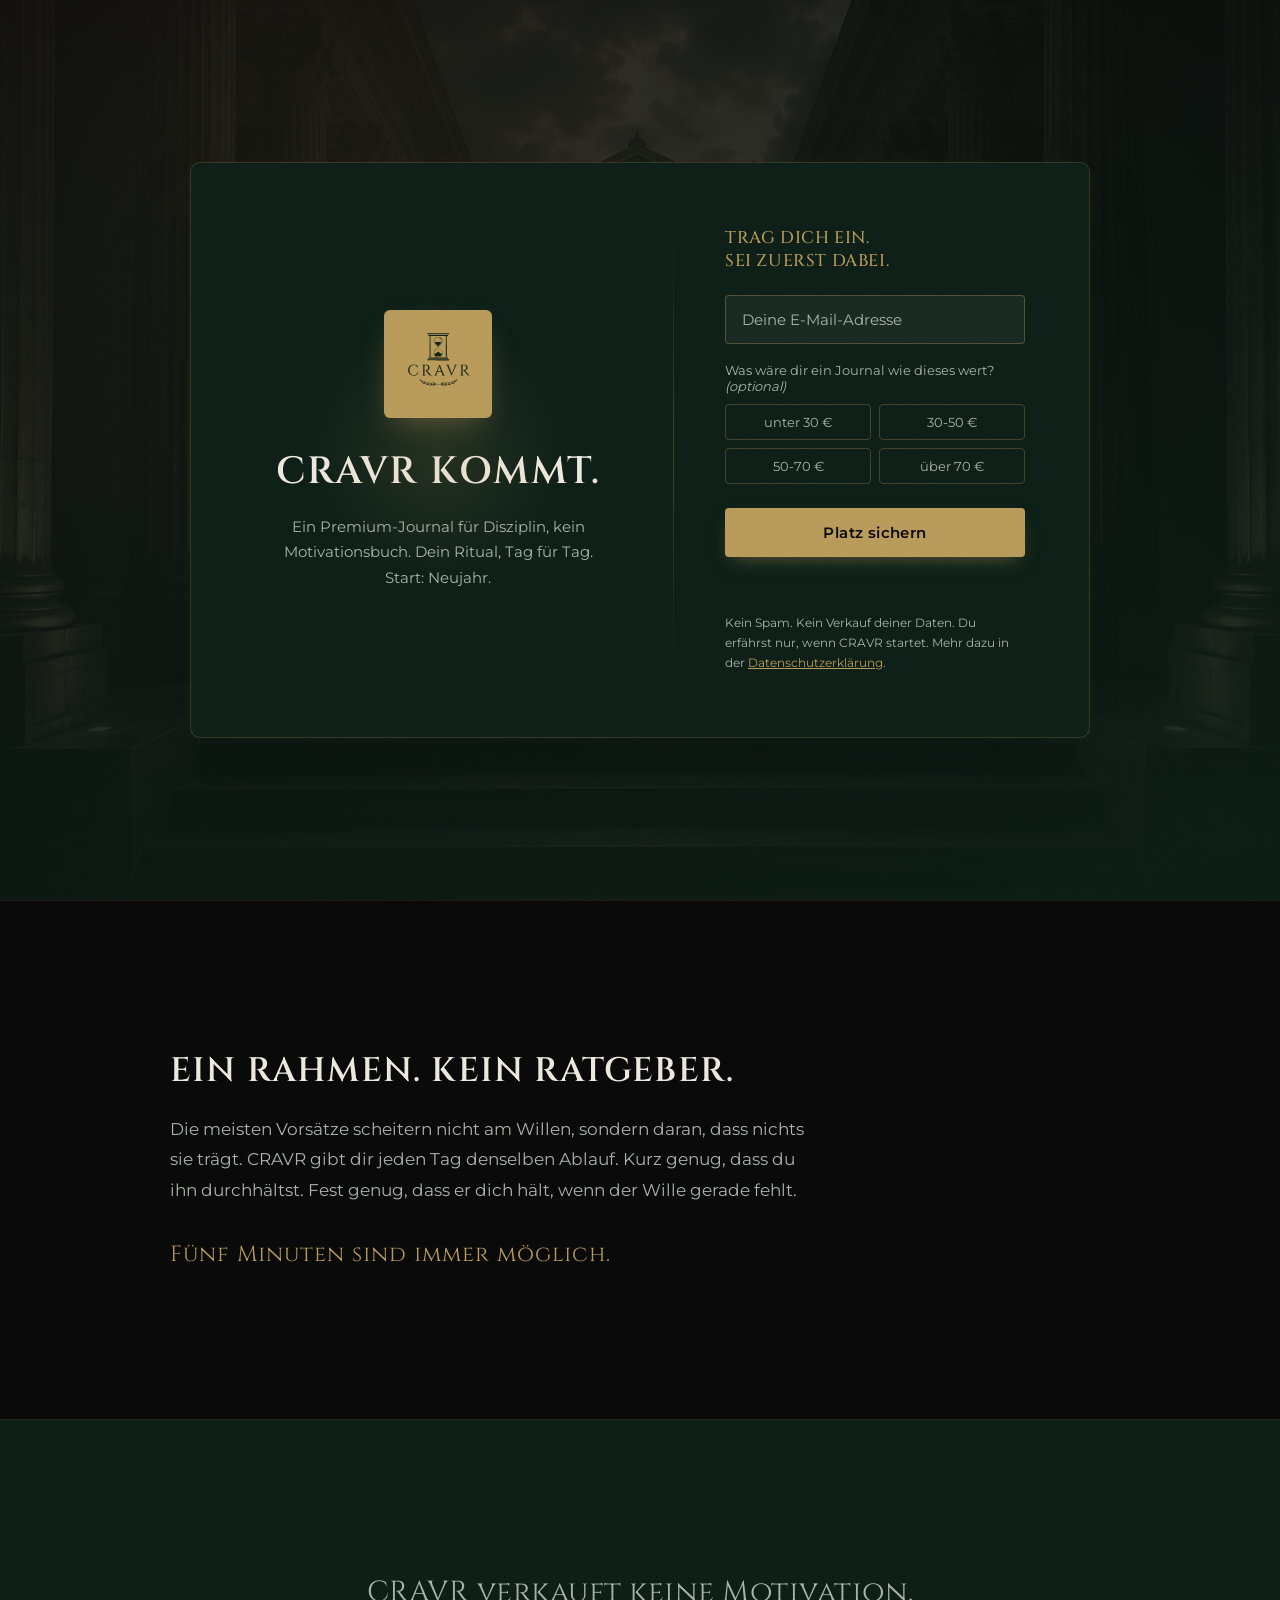
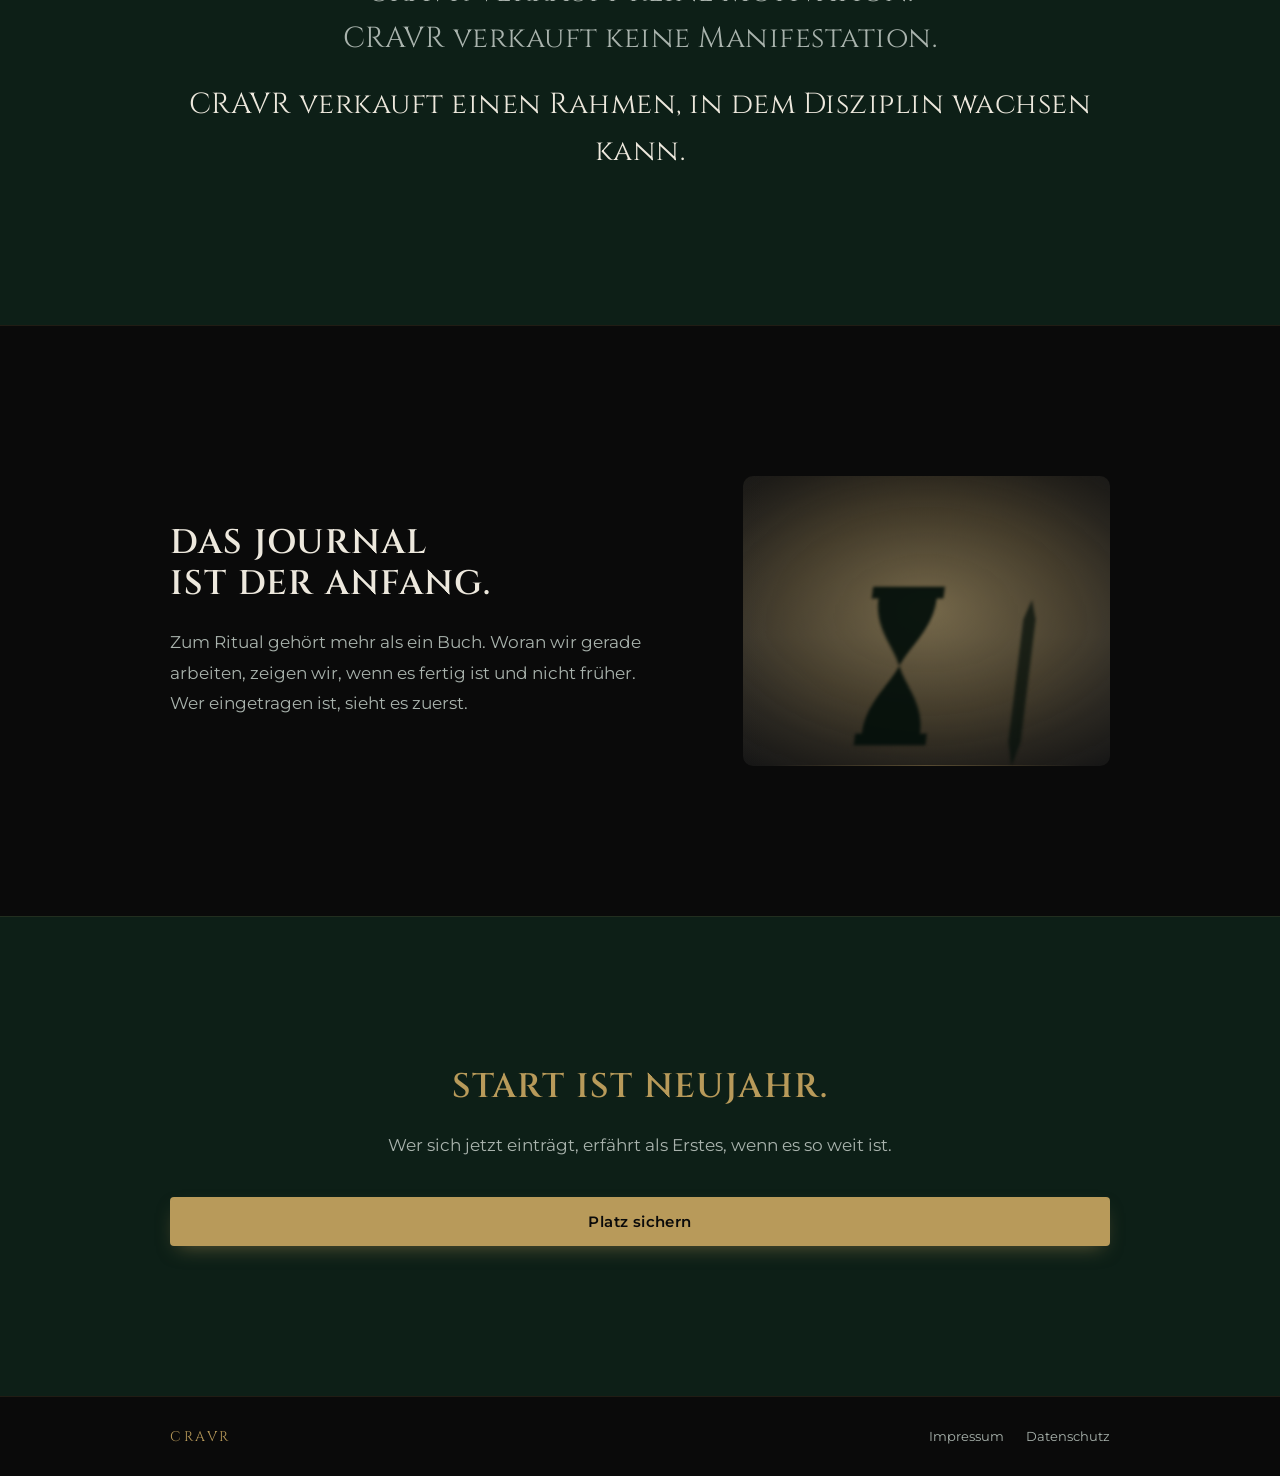
<file: index.html>
<!DOCTYPE html>
<html lang="de">
<head>
<meta charset="UTF-8">
<meta name="viewport" content="width=device-width, initial-scale=1.0">
<title>CRAVR kommt. Early Access</title>
<meta name="description" content="CRAVR: ein Premium-Journal für Disziplin. Trag dich ein und sei zuerst dabei, wenn CRAVR startet.">
<meta name="robots" content="noindex, nofollow">
<meta property="og:title" content="CRAVR kommt.">
<meta property="og:description" content="Ein Premium-Journal für Disziplin. Trag dich ein und sei zuerst dabei.">
<meta property="og:image" content="assets/background-original.jpg">
<meta property="og:type" content="website">
<link rel="icon" type="image/svg+xml" href="assets/logo.svg">
<link rel="stylesheet" href="styles.css">
</head>
<body>

  <div class="noise" aria-hidden="true"></div>

  <main>

    <!-- Hero: bleibt der erste Viewport, Formular direkt sichtbar -->
    <section class="page" id="anmeldung">
      <div class="panel">

        <div class="brand-col">
          <img class="logo" src="assets/logo.svg" alt="CRAVR" width="72" height="72">

          <h1 class="headline">CRAVR kommt.</h1>

          <p class="subline">Ein Premium-Journal für Disziplin, kein Motivationsbuch. Dein Ritual, Tag für Tag. Start: Neujahr.</p>
        </div>

        <div class="col-divider" aria-hidden="true"></div>

        <div class="form-col">
          <div class="form-inner">
            <h2 class="form-headline">Trag dich ein.<br>Sei zuerst dabei.</h2>

            <form id="waitlist-form" class="waitlist-form" data-endpoint="https://cravr-warteliste.cravr-official.workers.dev" novalidate>

              <label class="visually-hidden" for="email">Deine E-Mail-Adresse</label>
              <input
                type="email"
                id="email"
                name="email"
                class="email-input"
                placeholder="Deine E-Mail-Adresse"
                autocomplete="email"
                required
              >

              <!-- Honeypot: fuer Menschen unsichtbar, Bots fuellen es aus -->
              <div class="hp-field" aria-hidden="true">
                <label for="website">Bitte dieses Feld leer lassen</label>
                <input type="text" id="website" name="website" tabindex="-1" autocomplete="off">
              </div>

              <fieldset class="price-signal">
                <legend>Was wäre dir ein Journal wie dieses wert? <span class="optional">(optional)</span></legend>
                <div class="price-options">
                  <label class="price-option">
                    <input type="radio" name="PRICE_SIGNAL" value="unter_30">
                    <span>unter 30&nbsp;&euro;</span>
                  </label>
                  <label class="price-option">
                    <input type="radio" name="PRICE_SIGNAL" value="30_50">
                    <span>30-50&nbsp;&euro;</span>
                  </label>
                  <label class="price-option">
                    <input type="radio" name="PRICE_SIGNAL" value="50_70">
                    <span>50-70&nbsp;&euro;</span>
                  </label>
                  <label class="price-option">
                    <input type="radio" name="PRICE_SIGNAL" value="ueber_70">
                    <span>über 70&nbsp;&euro;</span>
                  </label>
                </div>
              </fieldset>

              <button type="submit" class="submit-button">Platz sichern</button>

              <p class="form-message" id="form-message" role="status" aria-live="polite"></p>
            </form>

            <p class="fine-print">Kein Spam. Kein Verkauf deiner Daten. Du erfährst nur, wenn CRAVR startet. Mehr dazu in der <a href="datenschutz.html">Datenschutzerklärung</a>.</p>
          </div>
        </div>

      </div>
    </section>

    <!-- Das Prinzip: erklaert das Warum, ohne die Struktur preiszugeben -->
    <section class="section section-principle reveal">
      <div class="section-inner">
        <h2 class="section-headline">Ein Rahmen. Kein Ratgeber.</h2>
        <p class="section-body">
          Die meisten Vorsätze scheitern nicht am Willen, sondern daran, dass nichts sie trägt.
          CRAVR gibt dir jeden Tag denselben Ablauf. Kurz genug, dass du ihn durchhältst.
          Fest genug, dass er dich hält, wenn der Wille gerade fehlt.
        </p>
        <p class="section-accent">Fünf Minuten sind immer möglich.</p>
      </div>
    </section>

    <!-- Markenkern: das staerkste Statement, bewusst als eigener Moment -->
    <section class="section section-creed reveal">
      <div class="section-inner">
        <p class="creed">
          <span class="creed-line creed-negative">CRAVR verkauft keine Motivation.</span>
          <span class="creed-line creed-negative">CRAVR verkauft keine Manifestation.</span>
          <span class="creed-line creed-positive">CRAVR verkauft einen Rahmen, in dem Disziplin wachsen kann.</span>
        </p>
      </div>
    </section>

    <!-- Ausblick: Sanduhr und Stift ausschliesslich als Schatten angedeutet -->
    <section class="section section-more reveal">
      <div class="section-inner section-more-grid">

        <div class="more-copy">
          <h2 class="section-headline">Das Journal ist der Anfang.</h2>
          <p class="section-body">
            Zum Ritual gehört mehr als ein Buch. Woran wir gerade arbeiten, zeigen wir,
            wenn es fertig ist und nicht früher. Wer eingetragen ist, sieht es zuerst.
          </p>
        </div>

        <!-- Schattenwurf statt Produktabbildung: deutet an, behauptet nichts -->
        <div class="more-shadows" aria-hidden="true">
          <svg class="shadow-shape shadow-hourglass" viewBox="0 0 100 160" role="presentation" focusable="false">
            <path d="M18 6 h64 v10 h-6 c0 26 -18 40 -26 58 c8 18 26 32 26 58 h6 v10 h-64 v-10 h6 c0 -26 18 -40 26 -58 c-8 -18 -26 -32 -26 -58 h-6 z"/>
          </svg>
          <svg class="shadow-shape shadow-pen" viewBox="0 0 24 190" role="presentation" focusable="false">
            <path d="M12 0 l7 22 v140 l-7 28 l-7 -28 v-140 z"/>
          </svg>
        </div>

      </div>
      <!-- TODO Bildplatz: echte Buchfotos (Haptik, aufgeschlagene Seiten, Streiflicht), 1600x1200 -->
    </section>

    <!-- Abschluss: gleiche CTA-Intention und gleiches Label wie im Hero -->
    <section class="section section-close reveal">
      <div class="section-inner">
        <h2 class="section-headline close-headline">Start ist Neujahr.</h2>
        <p class="section-body">Wer sich jetzt einträgt, erfährt als Erstes, wenn es so weit ist.</p>
        <a class="submit-button close-button" href="#anmeldung">Platz sichern</a>
      </div>
    </section>

  </main>

  <footer class="site-footer">
    <div class="section-inner footer-inner">
      <span class="footer-brand">CRAVR</span>
      <nav class="footer-nav">
        <a href="impressum.html">Impressum</a>
        <a href="datenschutz.html">Datenschutz</a>
      </nav>
    </div>
  </footer>

  <script src="script.js"></script>
</body>
</html>
</file>
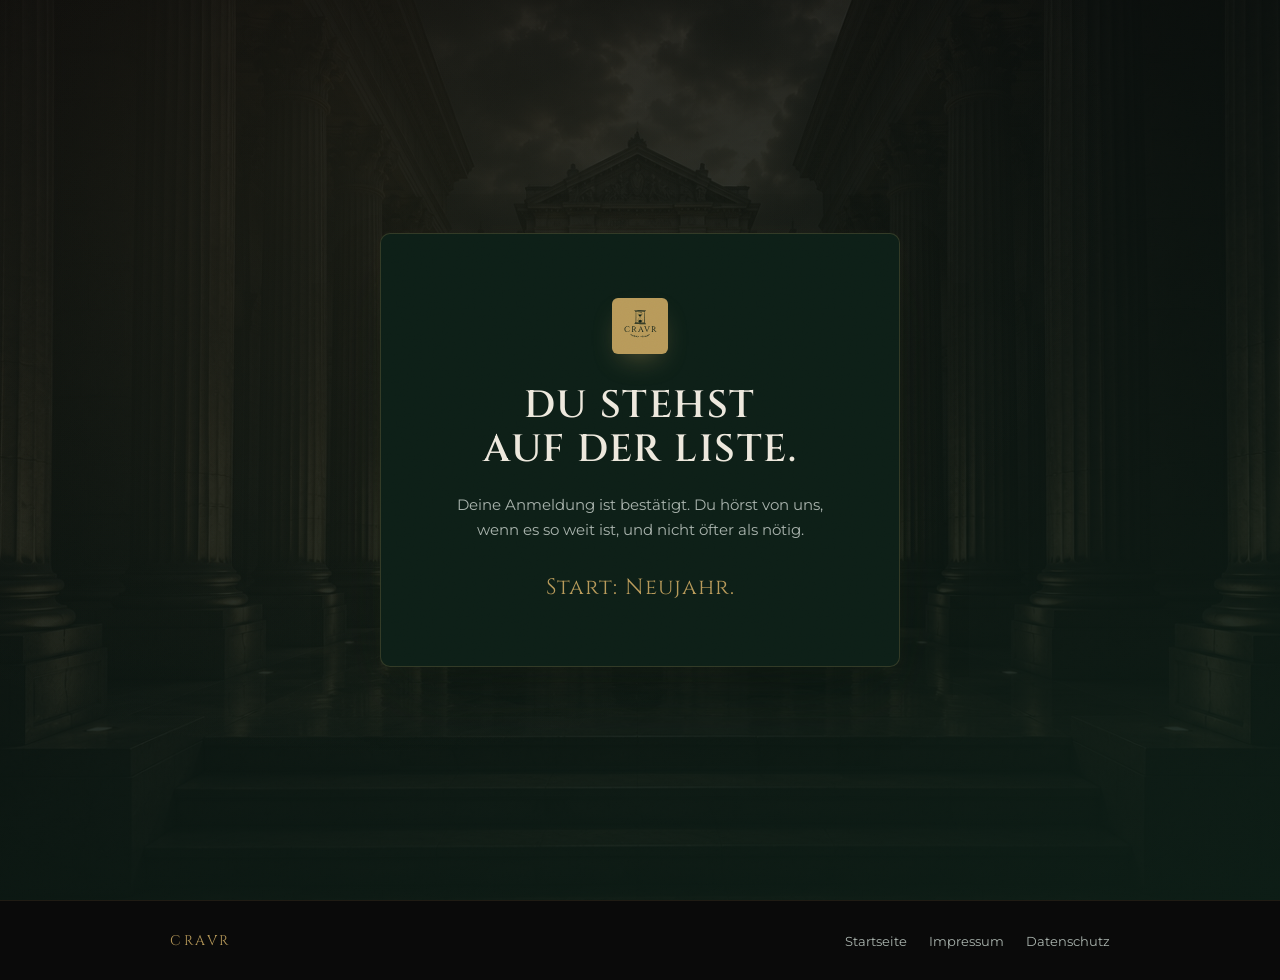
<file: danke.html>
<!DOCTYPE html>
<html lang="de">
<head>
<meta charset="UTF-8">
<meta name="viewport" content="width=device-width, initial-scale=1.0">
<title>Du stehst auf der Liste. CRAVR</title>
<meta name="robots" content="noindex, nofollow">
<link rel="icon" type="image/svg+xml" href="assets/logo.svg">
<link rel="stylesheet" href="styles.css">
</head>
<body>

  <div class="noise" aria-hidden="true"></div>

  <main>
    <section class="page">
      <div class="panel panel-single">

        <img class="logo" src="assets/logo.svg" alt="CRAVR" width="72" height="72">

        <h1 class="headline">Du stehst auf der Liste.</h1>

        <p class="subline">
          Deine Anmeldung ist bestätigt. Du hörst von uns, wenn es so weit ist,
          und nicht öfter als nötig.
        </p>

        <p class="section-accent thanks-accent">Start: Neujahr.</p>

      </div>
    </section>
  </main>

  <footer class="site-footer">
    <div class="section-inner footer-inner">
      <span class="footer-brand">CRAVR</span>
      <nav class="footer-nav">
        <a href="index.html">Startseite</a>
        <a href="impressum.html">Impressum</a>
        <a href="datenschutz.html">Datenschutz</a>
      </nav>
    </div>
  </footer>

</body>
</html>
</file>
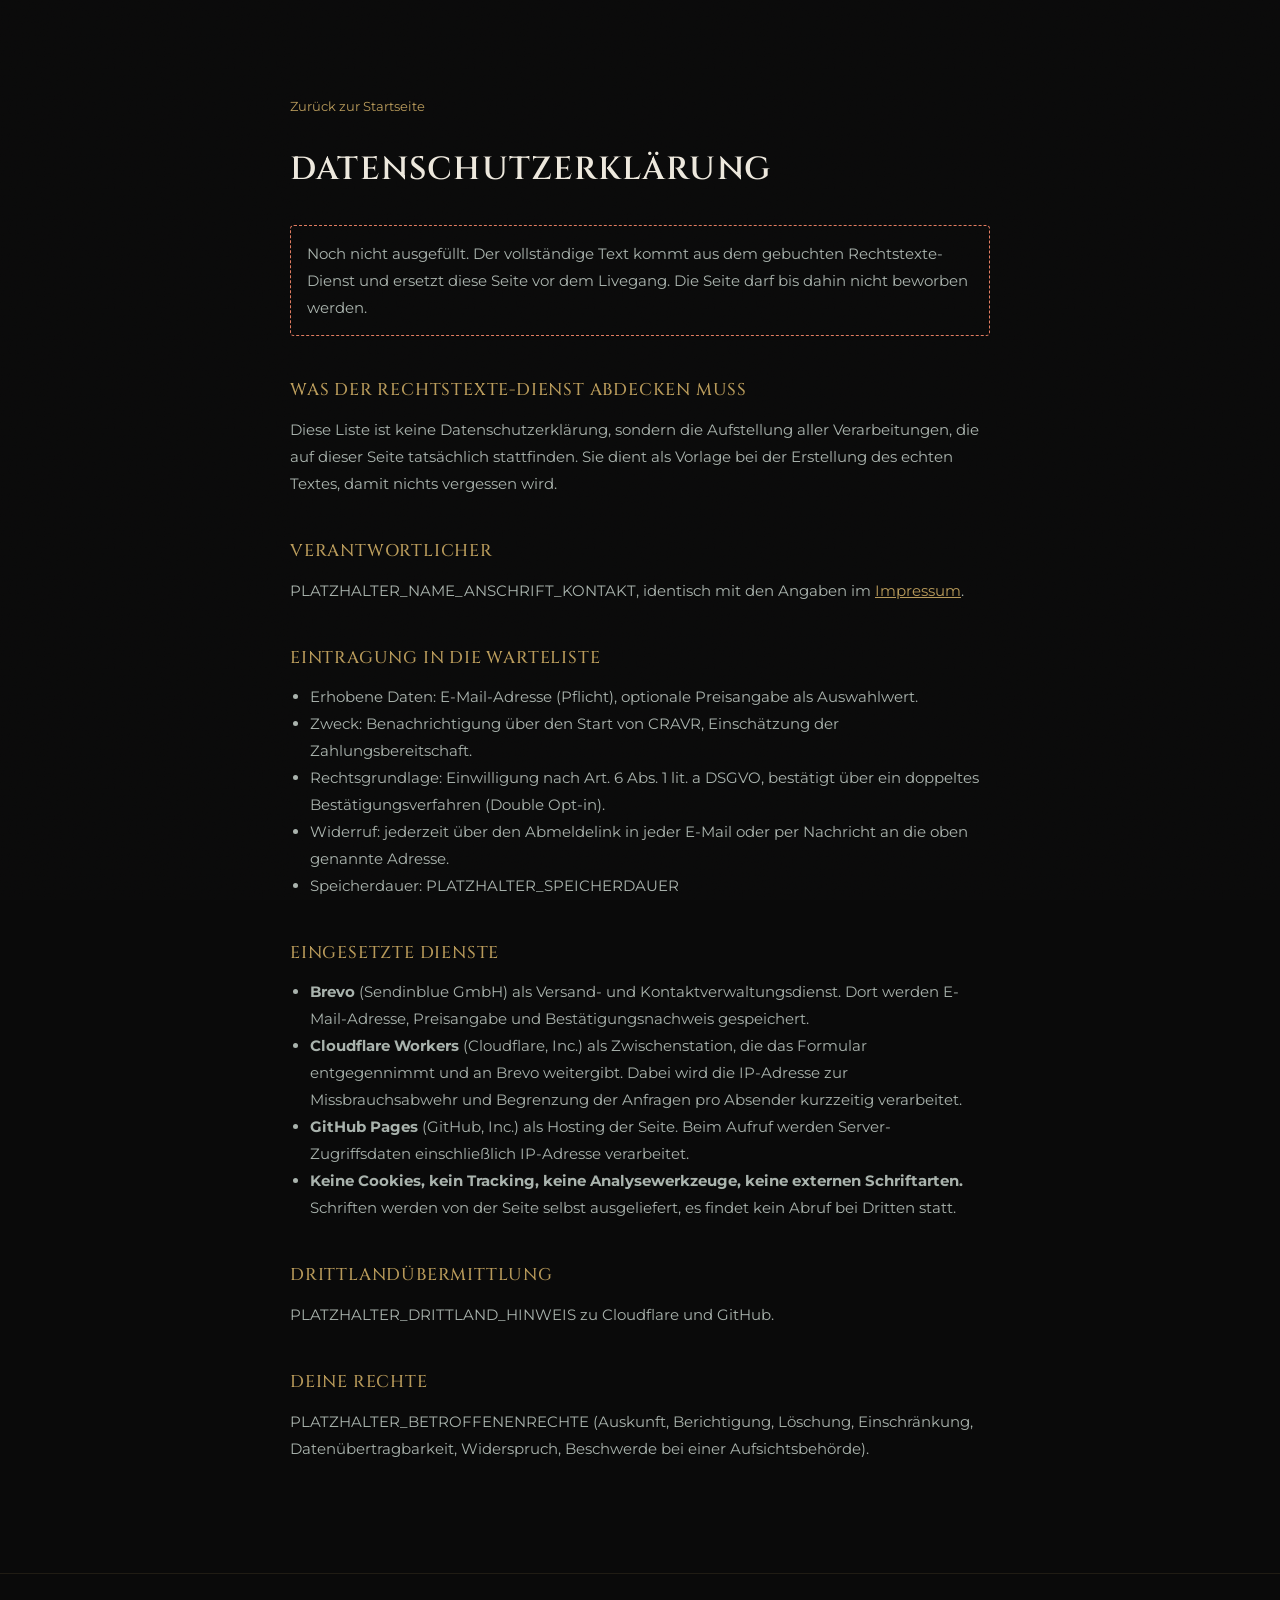
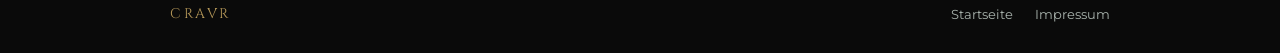
<file: datenschutz.html>
<!DOCTYPE html>
<html lang="de">
<head>
<meta charset="UTF-8">
<meta name="viewport" content="width=device-width, initial-scale=1.0">
<title>Datenschutz. CRAVR</title>
<meta name="robots" content="noindex, nofollow">
<link rel="icon" type="image/svg+xml" href="assets/logo.svg">
<link rel="stylesheet" href="styles.css">
</head>
<body>

  <div class="noise" aria-hidden="true"></div>

  <main class="legal-page">

    <a class="legal-back" href="index.html">Zurück zur Startseite</a>

    <h1>Datenschutzerklärung</h1>

    <p class="legal-todo">
      Noch nicht ausgefüllt. Der vollständige Text kommt aus dem gebuchten Rechtstexte-Dienst
      und ersetzt diese Seite vor dem Livegang. Die Seite darf bis dahin nicht beworben werden.
    </p>

    <h2>Was der Rechtstexte-Dienst abdecken muss</h2>
    <p>
      Diese Liste ist keine Datenschutzerklärung, sondern die Aufstellung aller Verarbeitungen,
      die auf dieser Seite tatsächlich stattfinden. Sie dient als Vorlage bei der Erstellung
      des echten Textes, damit nichts vergessen wird.
    </p>

    <h2>Verantwortlicher</h2>
    <p>PLATZHALTER_NAME_ANSCHRIFT_KONTAKT, identisch mit den Angaben im <a href="impressum.html">Impressum</a>.</p>

    <h2>Eintragung in die Warteliste</h2>
    <ul>
      <li>Erhobene Daten: E-Mail-Adresse (Pflicht), optionale Preisangabe als Auswahlwert.</li>
      <li>Zweck: Benachrichtigung über den Start von CRAVR, Einschätzung der Zahlungsbereitschaft.</li>
      <li>Rechtsgrundlage: Einwilligung nach Art. 6 Abs. 1 lit. a DSGVO, bestätigt über ein doppeltes Bestätigungsverfahren (Double Opt-in).</li>
      <li>Widerruf: jederzeit über den Abmeldelink in jeder E-Mail oder per Nachricht an die oben genannte Adresse.</li>
      <li>Speicherdauer: PLATZHALTER_SPEICHERDAUER</li>
    </ul>

    <h2>Eingesetzte Dienste</h2>
    <ul>
      <li>
        <strong>Brevo</strong> (Sendinblue GmbH) als Versand- und Kontaktverwaltungsdienst.
        Dort werden E-Mail-Adresse, Preisangabe und Bestätigungsnachweis gespeichert.
      </li>
      <li>
        <strong>Cloudflare Workers</strong> (Cloudflare, Inc.) als Zwischenstation, die das Formular
        entgegennimmt und an Brevo weitergibt. Dabei wird die IP-Adresse zur Missbrauchsabwehr
        und Begrenzung der Anfragen pro Absender kurzzeitig verarbeitet.
      </li>
      <li>
        <strong>GitHub Pages</strong> (GitHub, Inc.) als Hosting der Seite. Beim Aufruf werden
        Server-Zugriffsdaten einschließlich IP-Adresse verarbeitet.
      </li>
      <li>
        <strong>Keine Cookies, kein Tracking, keine Analysewerkzeuge, keine externen Schriftarten.</strong>
        Schriften werden von der Seite selbst ausgeliefert, es findet kein Abruf bei Dritten statt.
      </li>
    </ul>

    <h2>Drittlandübermittlung</h2>
    <p>PLATZHALTER_DRITTLAND_HINWEIS zu Cloudflare und GitHub.</p>

    <h2>Deine Rechte</h2>
    <p>PLATZHALTER_BETROFFENENRECHTE (Auskunft, Berichtigung, Löschung, Einschränkung, Datenübertragbarkeit, Widerspruch, Beschwerde bei einer Aufsichtsbehörde).</p>

  </main>

  <footer class="site-footer">
    <div class="section-inner footer-inner">
      <span class="footer-brand">CRAVR</span>
      <nav class="footer-nav">
        <a href="index.html">Startseite</a>
        <a href="impressum.html">Impressum</a>
      </nav>
    </div>
  </footer>

</body>
</html>
</file>
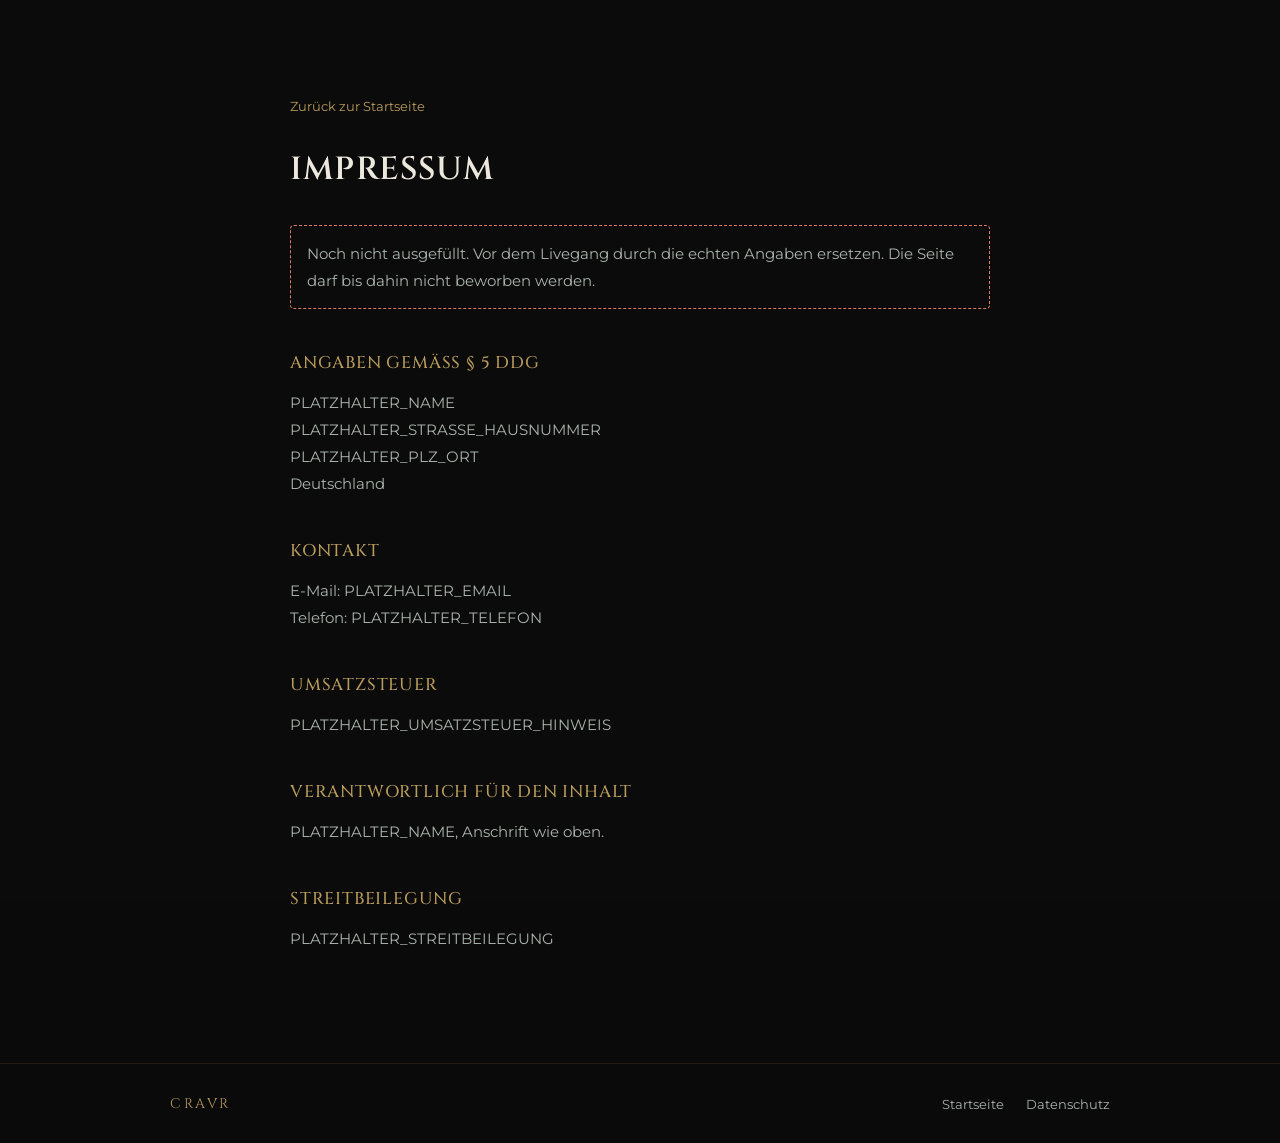
<file: impressum.html>
<!DOCTYPE html>
<html lang="de">
<head>
<meta charset="UTF-8">
<meta name="viewport" content="width=device-width, initial-scale=1.0">
<title>Impressum. CRAVR</title>
<meta name="robots" content="noindex, nofollow">
<link rel="icon" type="image/svg+xml" href="assets/logo.svg">
<link rel="stylesheet" href="styles.css">
</head>
<body>

  <div class="noise" aria-hidden="true"></div>

  <main class="legal-page">

    <a class="legal-back" href="index.html">Zurück zur Startseite</a>

    <h1>Impressum</h1>

    <p class="legal-todo">
      Noch nicht ausgefüllt. Vor dem Livegang durch die echten Angaben ersetzen.
      Die Seite darf bis dahin nicht beworben werden.
    </p>

    <h2>Angaben gemäß § 5 DDG</h2>
    <p>
      PLATZHALTER_NAME<br>
      PLATZHALTER_STRASSE_HAUSNUMMER<br>
      PLATZHALTER_PLZ_ORT<br>
      Deutschland
    </p>

    <h2>Kontakt</h2>
    <p>
      E-Mail: PLATZHALTER_EMAIL<br>
      Telefon: PLATZHALTER_TELEFON
    </p>

    <h2>Umsatzsteuer</h2>
    <p>
      PLATZHALTER_UMSATZSTEUER_HINWEIS
    </p>

    <h2>Verantwortlich für den Inhalt</h2>
    <p>
      PLATZHALTER_NAME, Anschrift wie oben.
    </p>

    <h2>Streitbeilegung</h2>
    <p>
      PLATZHALTER_STREITBEILEGUNG
    </p>

  </main>

  <footer class="site-footer">
    <div class="section-inner footer-inner">
      <span class="footer-brand">CRAVR</span>
      <nav class="footer-nav">
        <a href="index.html">Startseite</a>
        <a href="datenschutz.html">Datenschutz</a>
      </nav>
    </div>
  </footer>

</body>
</html>
</file>
<file: styles.css>
@font-face {
  font-family: "Cinzel";
  src: url("fonts/Cinzel/Cinzel-VariableFont_wght.ttf") format("truetype-variations");
  font-weight: 400 900;
  font-display: swap;
}

@font-face {
  font-family: "Montserrat";
  src: url("fonts/Montserrat/Montserrat-VariableFont_wght.ttf") format("truetype-variations");
  font-weight: 100 900;
  font-display: swap;
}

:root {
  --deep-green: #0D1F17;
  --rich-black: #0A0A0A;
  --dark-gold: #B89A5A;
  --dark-gold-hover: #cbb078;
  --text-light: #EDE8DD;
  --text-muted: #a9b3ad;
}

* {
  box-sizing: border-box;
}

html, body {
  margin: 0;
  padding: 0;
}

@media (prefers-reduced-motion: no-preference) {
  html {
    scroll-behavior: smooth;
  }
}

body {
  font-family: "Montserrat", Georgia, serif;
  color: var(--text-light);
  background-color: var(--rich-black);
}

/* Feines Rauschen ueber der ganzen Seite, bricht die komplett flache Flaeche auf */
.noise {
  position: fixed;
  inset: 0;
  z-index: 2;
  pointer-events: none;
  opacity: 0.05;
  mix-blend-mode: overlay;
  background-image: url("data:image/svg+xml,%3Csvg xmlns='http://www.w3.org/2000/svg' width='120' height='120'%3E%3Cfilter id='n'%3E%3CfeTurbulence type='fractalNoise' baseFrequency='0.85' numOctaves='2' stitchTiles='stitch'/%3E%3C/filter%3E%3Crect width='100%25' height='100%25' filter='url(%23n)'/%3E%3C/svg%3E");
}

.page {
  position: relative;
  min-height: 100dvh;
  display: flex;
  align-items: center;
  justify-content: center;
  padding: clamp(16px, 5vw, 64px);
  overflow: hidden;
}

.page::before {
  content: "";
  position: absolute;
  inset: -5%;
  z-index: 0;
  background-image:
    radial-gradient(ellipse at 30% 20%, rgba(184, 154, 90, 0.08) 0%, transparent 55%),
    linear-gradient(165deg, rgba(10, 10, 10, 0.86) 0%, rgba(13, 31, 23, 0.93) 100%),
    url("assets/background-original.jpg");
  background-size: cover;
  background-position: center;
  animation: slow-pan 40s ease-in-out infinite alternate;
}

@keyframes slow-pan {
  from { transform: scale(1.06) translate(0, 0); }
  to   { transform: scale(1.12) translate(-1%, -1%); }
}

.panel {
  position: relative;
  z-index: 1;
  width: 100%;
  max-width: 480px;
  background-color: var(--deep-green);
  border: 1px solid rgba(184, 154, 90, 0.22);
  border-radius: 10px;
  box-shadow: 0 30px 60px -20px rgba(5, 15, 10, 0.65), 0 4px 18px rgba(184, 154, 90, 0.06);
  padding: clamp(36px, 8vw, 56px) clamp(26px, 6vw, 48px);
  text-align: center;
  animation: rise-in 0.9s cubic-bezier(0.16, 1, 0.3, 1) both;
}

@keyframes rise-in {
  from { opacity: 0; transform: translateY(14px); }
  to   { opacity: 1; transform: translateY(0); }
}

@media (prefers-reduced-motion: reduce) {
  .page::before { animation: none; }
  .panel { animation: none; }
}

.logo {
  width: 56px;
  height: 56px;
  margin-bottom: 26px;
  border-radius: 6px;
  box-shadow: 0 12px 28px -10px rgba(184, 154, 90, 0.45);
}

.brand-col {
  position: relative;
}

.headline {
  font-family: "Cinzel", Georgia, serif;
  font-weight: 600;
  font-size: clamp(28px, 5.5vw, 38px);
  letter-spacing: 1.5px;
  line-height: 1.15;
  margin: 0 0 20px 0;
  color: var(--text-light);
  text-transform: uppercase;
  text-wrap: balance;
}

.subline {
  font-size: 15px;
  line-height: 1.7;
  color: var(--text-muted);
  margin: 0;
  text-wrap: pretty;
}

.col-divider {
  display: none;
}

.form-col {
  margin-top: 40px;
  padding-top: 34px;
  border-top: 1px solid rgba(184, 154, 90, 0.18);
}

.form-headline {
  font-family: "Cinzel", Georgia, serif;
  font-weight: 500;
  font-size: 17px;
  letter-spacing: 0.6px;
  line-height: 1.35;
  text-align: center;
  margin: 0 0 22px 0;
  color: var(--dark-gold);
  text-transform: uppercase;
}

.visually-hidden {
  position: absolute;
  width: 1px;
  height: 1px;
  padding: 0;
  margin: -1px;
  overflow: hidden;
  clip: rect(0, 0, 0, 0);
  white-space: nowrap;
  border: 0;
}

.email-input {
  width: 100%;
  padding: 14px 16px;
  font-family: "Montserrat", sans-serif;
  font-size: 15px;
  color: var(--text-light);
  background-color: rgba(255, 255, 255, 0.05);
  border: 1px solid rgba(184, 154, 90, 0.35);
  border-radius: 4px;
  margin-bottom: 18px;
  transition: border-color 0.2s ease, background-color 0.2s ease;
}

.email-input::placeholder {
  color: var(--text-muted);
}

.email-input:hover {
  border-color: rgba(184, 154, 90, 0.55);
}

.email-input:focus {
  outline: none;
  border-color: var(--dark-gold);
  background-color: rgba(255, 255, 255, 0.07);
}

.price-signal {
  border: none;
  padding: 0;
  margin: 0 0 24px 0;
}

.price-signal legend {
  font-size: 13px;
  color: var(--text-muted);
  padding: 0;
  margin-bottom: 10px;
  width: 100%;
  text-align: center;
}

.price-signal .optional {
  font-style: italic;
}

.price-options {
  display: grid;
  grid-template-columns: repeat(2, 1fr);
  gap: 8px;
}

.price-option {
  position: relative;
}

.price-option input {
  position: absolute;
  opacity: 0;
  width: 100%;
  height: 100%;
  margin: 0;
  cursor: pointer;
}

.price-option span {
  display: block;
  text-align: center;
  padding: 9px 10px;
  font-size: 13px;
  border: 1px solid rgba(184, 154, 90, 0.3);
  border-radius: 4px;
  color: var(--text-muted);
  white-space: nowrap;
  transition: background-color 0.2s ease, border-color 0.2s ease, color 0.2s ease, transform 0.15s ease;
}

.price-option:hover span {
  border-color: rgba(184, 154, 90, 0.6);
  color: var(--text-light);
}

.price-option input:checked + span {
  background-color: var(--dark-gold);
  border-color: var(--dark-gold);
  color: var(--rich-black);
}

.price-option input:active + span {
  transform: scale(0.97);
}

.price-option input:focus-visible + span {
  outline: 2px solid var(--dark-gold);
  outline-offset: 2px;
}

.submit-button {
  display: block;
  width: 100%;
  padding: 15px 16px;
  font-family: "Montserrat", sans-serif;
  font-weight: 600;
  font-size: 15px;
  letter-spacing: 0.4px;
  text-align: center;
  text-decoration: none;
  color: var(--rich-black);
  background-color: var(--dark-gold);
  border: none;
  border-radius: 4px;
  cursor: pointer;
  transition: background-color 0.2s ease, transform 0.12s ease, box-shadow 0.2s ease;
  box-shadow: 0 8px 20px -8px rgba(184, 154, 90, 0.5);
}

.submit-button:hover {
  background-color: var(--dark-gold-hover);
  box-shadow: 0 10px 24px -8px rgba(184, 154, 90, 0.65);
}

.submit-button:active {
  transform: scale(0.98);
}

.submit-button:focus-visible {
  outline: 2px solid var(--text-light);
  outline-offset: 2px;
}

.submit-button:disabled {
  opacity: 0.6;
  cursor: not-allowed;
  transform: none;
}

.form-message {
  min-height: 18px;
  font-size: 13px;
  text-align: center;
  margin: 12px 0 0 0;
}

.form-message.is-error {
  color: #e07a5f;
}

.form-message.is-success {
  color: var(--dark-gold);
}

.fine-print {
  font-size: 12px;
  line-height: 1.65;
  color: var(--text-muted);
  margin: 26px 0 0 0;
}

.fine-print a {
  color: var(--dark-gold);
}

/* --- Desktop: aus der einen Mobil-Karte wird ein echtes Zwei-Spalten-Layout --- */
@media (min-width: 880px) {
  .panel {
    max-width: 900px;
    display: grid;
    grid-template-columns: 1.1fr auto 0.9fr;
    align-items: stretch;
    text-align: left;
    padding: clamp(48px, 5vw, 72px);
    gap: clamp(36px, 4vw, 60px);
  }

  .brand-col {
    display: flex;
    flex-direction: column;
    align-items: center;
    justify-content: center;
    text-align: center;
    padding: 12px 8px;
  }

  .brand-col::before {
    content: "";
    position: absolute;
    top: 50%;
    left: 50%;
    width: 260px;
    height: 260px;
    transform: translate(-50%, -50%);
    background: radial-gradient(circle, rgba(184, 154, 90, 0.14) 0%, transparent 70%);
    pointer-events: none;
  }

  .brand-col .logo {
    width: 108px;
    height: 108px;
    margin-bottom: 32px;
  }

  .brand-col .subline {
    max-width: 34ch;
  }

  .col-divider {
    display: block;
    width: 1px;
    align-self: stretch;
    background: linear-gradient(180deg, transparent, rgba(184, 154, 90, 0.3), transparent);
  }

  .form-col {
    margin-top: 0;
    padding-top: 0;
    border-top: none;
    display: flex;
    align-items: center;
  }

  .form-inner {
    width: 100%;
  }

  .form-headline,
  .price-signal legend {
    text-align: left;
  }
}

/* ============================================================
   Abschnitte unterhalb des Hero
   Zweck: Kaltbesuchern von Social Media erklaeren, worum es geht,
   ohne die Struktur des Journals preiszugeben.
   ============================================================ */

.hp-field {
  position: absolute;
  left: -9999px;
  width: 1px;
  height: 1px;
  overflow: hidden;
}

.section {
  position: relative;
  padding: clamp(72px, 13vw, 150px) clamp(20px, 5vw, 64px);
  border-top: 1px solid rgba(184, 154, 90, 0.12);
  overflow: hidden;
}

.section-inner {
  position: relative;
  z-index: 1;
  max-width: 940px;
  margin: 0 auto;
}

.section-headline {
  font-family: "Cinzel", Georgia, serif;
  font-weight: 600;
  font-size: clamp(24px, 4.2vw, 34px);
  letter-spacing: 1.2px;
  line-height: 1.2;
  text-transform: uppercase;
  color: var(--text-light);
  margin: 0 0 22px 0;
  text-wrap: balance;
}

.section-body {
  font-size: clamp(15px, 1.7vw, 17px);
  line-height: 1.8;
  color: var(--text-muted);
  margin: 0;
  max-width: 58ch;
  text-wrap: pretty;
}

/* --- Das Prinzip --- */

.section-principle {
  background-color: var(--rich-black);
}

.section-accent {
  font-family: "Cinzel", Georgia, serif;
  font-size: clamp(17px, 2.4vw, 22px);
  letter-spacing: 1px;
  color: var(--dark-gold);
  margin: 34px 0 0 0;
}

/* --- Markenkern --- */

.section-creed {
  background-color: var(--deep-green);
  text-align: center;
}

.creed {
  margin: 0;
  font-family: "Cinzel", Georgia, serif;
  font-size: clamp(19px, 3.2vw, 29px);
  line-height: 1.6;
  letter-spacing: 0.5px;
}

.creed-line {
  display: block;
}

.creed-negative {
  color: var(--text-muted);
}

.creed-positive {
  color: var(--text-light);
  margin-top: 20px;
}

/* --- Ausblick mit Schattenwurf --- */

.section-more {
  background-color: var(--rich-black);
}

.section-more-grid {
  display: grid;
  gap: clamp(44px, 7vw, 76px);
  align-items: center;
}

/* Angestrahlte Flaeche, auf die der Schatten faellt. Ohne sie waere ein
   schwarzer Schatten auf fast schwarzem Grund unsichtbar. */
.more-shadows {
  position: relative;
  display: flex;
  align-items: flex-end;
  justify-content: center;
  gap: clamp(34px, 6vw, 58px);
  min-height: 260px;
  padding: 30px clamp(18px, 4vw, 34px) 0;
  border-radius: 10px;
  overflow: hidden;
  pointer-events: none;
  background:
    radial-gradient(ellipse 86% 78% at 50% 46%, rgba(214, 186, 122, 0.46) 0%, rgba(184, 154, 90, 0.26) 44%, rgba(184, 154, 90, 0.09) 68%, transparent 88%),
    linear-gradient(180deg, rgba(237, 232, 221, 0.05) 0%, rgba(237, 232, 221, 0.12) 55%, rgba(237, 232, 221, 0.06) 100%);
}

/* Bodenkante, damit die Schatten auf etwas zu stehen scheinen */
.more-shadows::after {
  content: "";
  position: absolute;
  left: 8%;
  right: 8%;
  bottom: 0;
  height: 1px;
  background: linear-gradient(90deg, transparent, rgba(184, 154, 90, 0.34), transparent);
}

/* Schattenwurf statt Produktbild: deutet an, ohne ein Produkt zu behaupten.
   Beide teilen denselben Neigungswinkel, sonst wirkt es wie zwei Lichtquellen.
   Der Winkel bleibt flach genug, dass die Sanduhrform lesbar bleibt. */
.shadow-shape {
  fill: #05100B;
  opacity: 0.94;
  filter: blur(1.5px);
  transform-origin: bottom center;
}

.shadow-hourglass {
  width: clamp(78px, 14vw, 112px);
  transform: skewX(-7deg) scaleY(1.04);
}

.shadow-pen {
  width: clamp(15px, 2.6vw, 21px);
  transform: skewX(-7deg);
  opacity: 0.72;
}

/* --- Abschluss --- */

.section-close {
  background-color: var(--deep-green);
  text-align: center;
}

.section-close .section-body {
  margin: 0 auto;
}

.close-headline {
  color: var(--dark-gold);
}

.close-button {
  width: auto;
  min-width: 220px;
  margin: 36px auto 0 auto;
  padding: 15px 34px;
}

/* --- Fusszeile --- */

.site-footer {
  background-color: var(--rich-black);
  border-top: 1px solid rgba(184, 154, 90, 0.12);
  padding: 30px clamp(20px, 5vw, 64px);
}

.footer-inner {
  display: flex;
  flex-wrap: wrap;
  align-items: center;
  justify-content: space-between;
  gap: 14px;
}

.footer-brand {
  font-family: "Cinzel", Georgia, serif;
  font-size: 14px;
  letter-spacing: 2.5px;
  color: var(--dark-gold);
}

.footer-nav {
  display: flex;
  flex-wrap: wrap;
  gap: 22px;
}

.footer-nav a,
.site-footer a {
  font-size: 13px;
  color: var(--text-muted);
  text-decoration: none;
  transition: color 0.2s ease;
}

.footer-nav a:hover,
.site-footer a:hover {
  color: var(--dark-gold);
}

.footer-nav a:focus-visible,
.site-footer a:focus-visible {
  outline: 2px solid var(--dark-gold);
  outline-offset: 3px;
}

/* --- Desktop-Aufteilung des Ausblick-Abschnitts --- */

@media (min-width: 880px) {
  .section-more-grid {
    grid-template-columns: 1.15fr 0.85fr;
  }

  .more-shadows {
    min-height: 290px;
  }
}

/* --- Einblenden beim Scrollen ---
   Nutzt scroll-driven animations. Bewusst hinter @supports, damit ohne
   Browser-Unterstuetzung nichts unsichtbar bleibt. */

@supports (animation-timeline: view()) {
  @media (prefers-reduced-motion: no-preference) {
    .reveal > .section-inner {
      animation: reveal-up linear both;
      animation-timeline: view();
      animation-range: entry 8% cover 26%;
    }
  }
}

@keyframes reveal-up {
  from { opacity: 0; transform: translateY(22px); }
  to   { opacity: 1; transform: translateY(0); }
}

/* --- Bestaetigungsseite nach dem Double-Opt-in-Klick --- */

.panel-single {
  max-width: 520px;
  display: block;
  text-align: center;
}

.panel-single .logo {
  margin-left: auto;
  margin-right: auto;
}

.panel-single .subline {
  max-width: 42ch;
  margin-left: auto;
  margin-right: auto;
}

.thanks-accent {
  margin-top: 30px;
}

@media (min-width: 880px) {
  .panel-single {
    grid-template-columns: none;
    padding: clamp(48px, 5vw, 72px);
    text-align: center;
  }
}

/* --- Rechtsseiten (Impressum, Datenschutz) --- */

.legal-page {
  max-width: 780px;
  margin: 0 auto;
  padding: clamp(48px, 9vw, 96px) clamp(20px, 5vw, 40px);
}

.legal-page h1 {
  font-family: "Cinzel", Georgia, serif;
  font-weight: 600;
  font-size: clamp(24px, 4.2vw, 32px);
  letter-spacing: 1.2px;
  text-transform: uppercase;
  color: var(--text-light);
  margin: 0 0 34px 0;
}

.legal-page h2 {
  font-family: "Cinzel", Georgia, serif;
  font-weight: 500;
  font-size: 17px;
  letter-spacing: 0.8px;
  text-transform: uppercase;
  color: var(--dark-gold);
  margin: 42px 0 14px 0;
}

.legal-page p,
.legal-page li {
  font-size: 15px;
  line-height: 1.8;
  color: var(--text-muted);
}

.legal-page ul {
  padding-left: 20px;
  margin: 0 0 16px 0;
}

.legal-page a {
  color: var(--dark-gold);
}

.legal-back {
  display: inline-block;
  margin-bottom: 34px;
  font-size: 13px;
  color: var(--text-muted);
  text-decoration: none;
}

.legal-back:hover {
  color: var(--dark-gold);
}

/* Platzhalter, die vor dem Livegang ersetzt werden muessen.
   Bewusst auffaellig, damit sie nicht versehentlich online bleiben. */
.legal-todo {
  display: block;
  padding: 14px 16px;
  margin: 0 0 20px 0;
  border: 1px dashed #e07a5f;
  border-radius: 4px;
  color: #e07a5f;
  font-size: 14px;
  line-height: 1.6;
}
</file>
